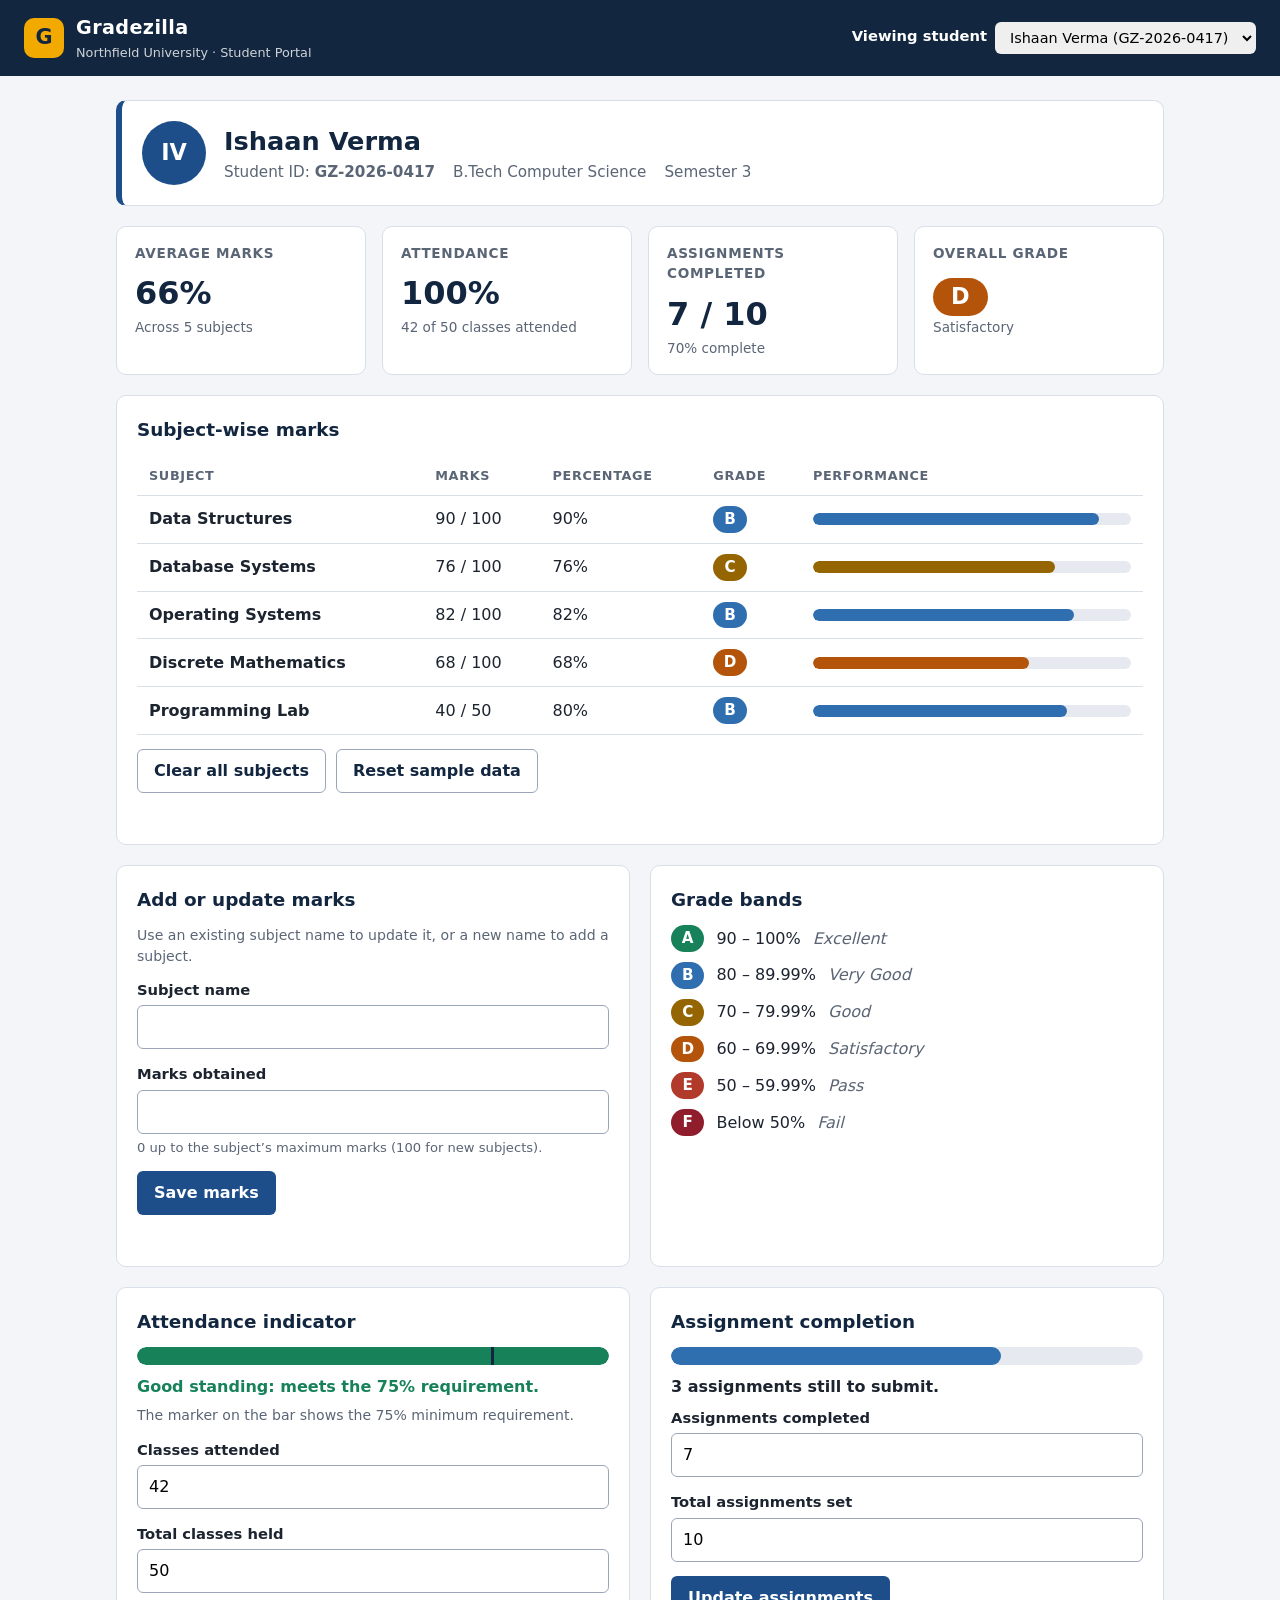
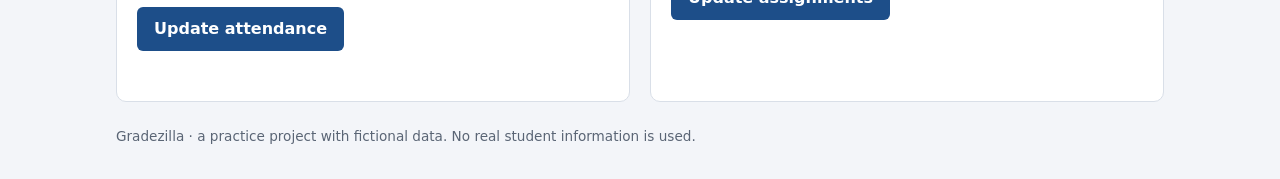
<file: Gradezilla/index.html>
<!DOCTYPE html>
<html lang="en">
<head>
  <meta charset="UTF-8">
  <meta name="viewport" content="width=device-width, initial-scale=1">
  <title>Gradezilla – Student Portal</title>
  <link rel="stylesheet" href="style.css">
</head>
<body>
  <a class="skip-link" href="#main">Skip to dashboard</a>

  <header class="site-header">
    <div class="brand">
      <span class="brand-mark" aria-hidden="true">G</span>
      <div>
        <p class="brand-name">Gradezilla</p>
        <p class="brand-sub">Northfield University · Student Portal</p>
      </div>
    </div>
    <div class="student-switcher">
      <label for="student-select">Viewing student</label>
      <select id="student-select"></select>
    </div>
  </header>

  <main id="main">
    <!-- Student profile -->
    <section class="profile" aria-labelledby="student-name">
      <div class="avatar" id="student-avatar" aria-hidden="true"></div>
      <div class="profile-text">
        <h1 id="student-name"></h1>
        <p class="profile-meta">
          <span>Student ID: <strong id="student-id"></strong></span>
          <span id="student-programme"></span>
          <span id="student-semester"></span>
        </p>
      </div>
    </section>

    <!-- Summary cards -->
    <section class="summary" aria-label="Summary">
      <article class="card">
        <h2 class="card-title">Average marks</h2>
        <p class="card-value" id="average-value">–</p>
        <p class="card-note" id="average-note"></p>
      </article>
      <article class="card">
        <h2 class="card-title">Attendance</h2>
        <p class="card-value" id="attendance-value">–</p>
        <p class="card-note" id="attendance-note"></p>
      </article>
      <article class="card">
        <h2 class="card-title">Assignments completed</h2>
        <p class="card-value" id="assignments-value">–</p>
        <p class="card-note" id="assignments-note"></p>
      </article>
      <article class="card">
        <h2 class="card-title">Overall grade</h2>
        <p class="card-value"><span class="grade-badge grade-none" id="overall-grade-badge">N/A</span></p>
        <p class="card-note" id="overall-grade-note"></p>
      </article>
    </section>

    <!-- Subject table -->
    <section class="panel" aria-labelledby="subjects-heading">
      <h2 id="subjects-heading">Subject-wise marks</h2>

      <p class="empty-message" id="empty-message" hidden>
        No subject marks have been recorded yet. Use the “Add or update marks” form below to add the first subject.
      </p>

      <div class="table-wrap" id="table-wrap">
        <table>
          <caption class="visually-hidden">Marks, percentage, grade and performance for each subject</caption>
          <thead>
            <tr>
              <th scope="col">Subject</th>
              <th scope="col">Marks</th>
              <th scope="col">Percentage</th>
              <th scope="col">Grade</th>
              <th scope="col">Performance</th>
            </tr>
          </thead>
          <tbody id="subject-rows"></tbody>
        </table>
      </div>

      <div class="panel-actions">
        <button type="button" class="btn btn-secondary" id="clear-subjects">Clear all subjects</button>
        <button type="button" class="btn btn-secondary" id="reset-data">Reset sample data</button>
      </div>
      <p class="form-message" id="table-message" role="status" aria-live="polite"></p>
    </section>

    <div class="two-column">
      <!-- Marks form -->
      <section class="panel" aria-labelledby="marks-heading">
        <h2 id="marks-heading">Add or update marks</h2>
        <p class="panel-hint">Use an existing subject name to update it, or a new name to add a subject.</p>
        <form id="marks-form" novalidate>
          <div class="field">
            <label for="subject-name">Subject name</label>
            <input type="text" id="subject-name" name="subject-name" list="subject-name-list" autocomplete="off" aria-describedby="marks-message">
            <datalist id="subject-name-list"></datalist>
          </div>
          <div class="field">
            <label for="subject-marks">Marks obtained</label>
            <input type="number" id="subject-marks" name="subject-marks" step="0.1" inputmode="decimal" aria-describedby="marks-help marks-message">
            <p class="field-help" id="marks-help">0 up to the subject’s maximum marks (100 for new subjects).</p>
          </div>
          <button type="submit" class="btn btn-primary">Save marks</button>
          <p class="form-message" id="marks-message" role="status" aria-live="polite"></p>
        </form>
      </section>

      <!-- Grade key -->
      <section class="panel" aria-labelledby="key-heading">
        <h2 id="key-heading">Grade bands</h2>
        <ul class="grade-key">
          <li><span class="grade-badge grade-a">A</span> 90 – 100% <em>Excellent</em></li>
          <li><span class="grade-badge grade-b">B</span> 80 – 89.99% <em>Very Good</em></li>
          <li><span class="grade-badge grade-c">C</span> 70 – 79.99% <em>Good</em></li>
          <li><span class="grade-badge grade-d">D</span> 60 – 69.99% <em>Satisfactory</em></li>
          <li><span class="grade-badge grade-e">E</span> 50 – 59.99% <em>Pass</em></li>
          <li><span class="grade-badge grade-f">F</span> Below 50% <em>Fail</em></li>
        </ul>
      </section>
    </div>

    <div class="two-column">
      <!-- Attendance -->
      <section class="panel" aria-labelledby="attendance-heading">
        <h2 id="attendance-heading">Attendance indicator</h2>
        <div class="bar bar-large" id="attendance-bar" role="progressbar" aria-label="Attendance percentage" aria-valuemin="0" aria-valuemax="100" aria-valuenow="0">
          <div class="bar-fill" id="attendance-fill"></div>
          <span class="bar-marker" style="left: 75%;" title="75% minimum"></span>
        </div>
        <p class="indicator-status" id="attendance-status"></p>
        <p class="panel-hint">The marker on the bar shows the 75% minimum requirement.</p>

        <form id="attendance-form" novalidate>
          <div class="field">
            <label for="classes-attended">Classes attended</label>
            <input type="number" id="classes-attended" step="1" inputmode="numeric" aria-describedby="attendance-message">
          </div>
          <div class="field">
            <label for="total-classes">Total classes held</label>
            <input type="number" id="total-classes" step="1" inputmode="numeric" aria-describedby="attendance-message">
          </div>
          <button type="submit" class="btn btn-primary">Update attendance</button>
          <p class="form-message" id="attendance-message" role="status" aria-live="polite"></p>
        </form>
      </section>

      <!-- Assignments -->
      <section class="panel" aria-labelledby="assignments-heading">
        <h2 id="assignments-heading">Assignment completion</h2>
        <div class="bar bar-large" id="assignments-bar" role="progressbar" aria-label="Assignment completion percentage" aria-valuemin="0" aria-valuemax="100" aria-valuenow="0">
          <div class="bar-fill fill-info" id="assignments-fill"></div>
        </div>
        <p class="indicator-status" id="assignments-status"></p>

        <form id="assignments-form" novalidate>
          <div class="field">
            <label for="assignments-completed">Assignments completed</label>
            <input type="number" id="assignments-completed" step="1" inputmode="numeric" aria-describedby="assignments-message">
          </div>
          <div class="field">
            <label for="assignments-total">Total assignments set</label>
            <input type="number" id="assignments-total" step="1" inputmode="numeric" aria-describedby="assignments-message">
          </div>
          <button type="submit" class="btn btn-primary">Update assignments</button>
          <p class="form-message" id="assignments-message" role="status" aria-live="polite"></p>
        </form>
      </section>
    </div>
  </main>

  <footer class="site-footer">
    <p>Gradezilla · a practice project with fictional data. No real student information is used.</p>
  </footer>

  <script src="script.js"></script>
</body>
</html>
</file>
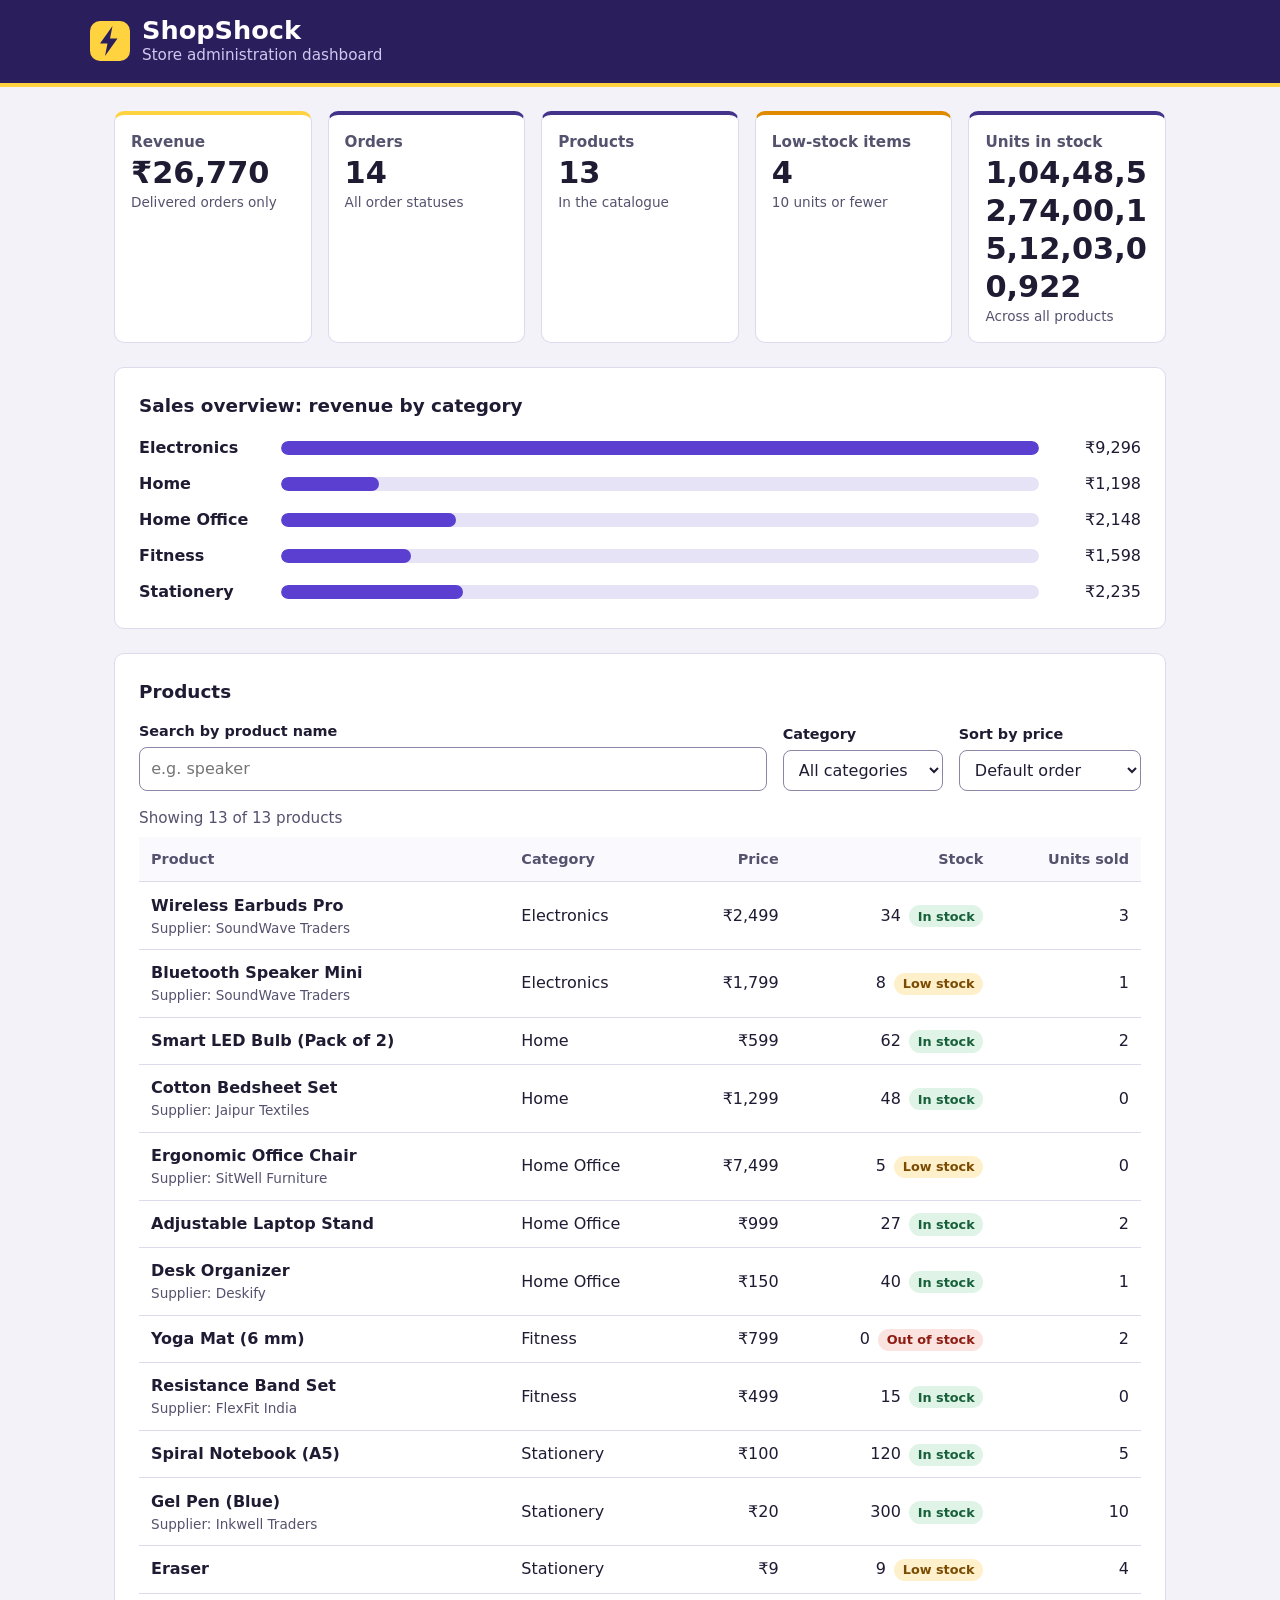
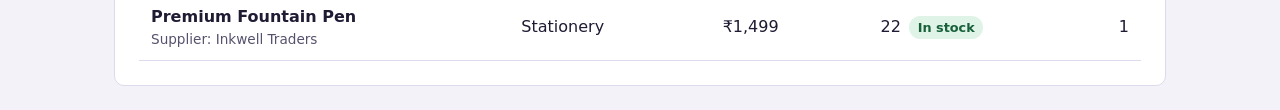
<file: ShopShock/index.html>
<!DOCTYPE html>
<html lang="en">
<head>
  <meta charset="UTF-8">
  <meta name="viewport" content="width=device-width, initial-scale=1">
  <title>ShopShock – Store Administration Dashboard</title>
  <link rel="stylesheet" href="style.css">
</head>
<body>
  <header class="site-header">
    <div class="brand">
      <svg class="brand-mark" viewBox="0 0 32 32" aria-hidden="true" focusable="false">
        <rect width="32" height="32" rx="8" fill="#FFD23F"></rect>
        <path d="M18 4 8 18h6l-2 10 10-14h-6z" fill="#2B1E5C"></path>
      </svg>
      <div>
        <h1 class="brand-name">ShopShock</h1>
        <p class="brand-sub">Store administration dashboard</p>
      </div>
    </div>
  </header>

  <main class="container">
    <section class="metrics" aria-label="Store summary">
      <article class="metric metric-revenue">
        <h2 class="metric-label">Revenue</h2>
        <p class="metric-value" id="revenue-value">–</p>
        <p class="metric-note">Delivered orders only</p>
      </article>
      <article class="metric">
        <h2 class="metric-label">Orders</h2>
        <p class="metric-value" id="orders-value">–</p>
        <p class="metric-note">All order statuses</p>
      </article>
      <article class="metric">
        <h2 class="metric-label">Products</h2>
        <p class="metric-value" id="products-value">–</p>
        <p class="metric-note">In the catalogue</p>
      </article>
      <article class="metric metric-warn">
        <h2 class="metric-label">Low-stock items</h2>
        <p class="metric-value" id="lowstock-value">–</p>
        <p class="metric-note">10 units or fewer</p>
      </article>
      <article class="metric">
        <h2 class="metric-label">Units in stock</h2>
        <p class="metric-value" id="units-value">–</p>
        <p class="metric-note">Across all products</p>
      </article>
    </section>

    <section class="panel" aria-labelledby="overview-heading">
      <h2 id="overview-heading">Sales overview: revenue by category</h2>
      <ul class="bars" id="category-bars"></ul>
    </section>

    <section class="panel" aria-labelledby="products-heading">
      <h2 id="products-heading">Products</h2>
      <div class="controls">
        <div class="field field-grow">
          <label for="search-input">Search by product name</label>
          <input type="search" id="search-input" placeholder="e.g. speaker" autocomplete="off">
        </div>
        <div class="field">
          <label for="category-select">Category</label>
          <select id="category-select">
            <option value="all">All categories</option>
          </select>
        </div>
        <div class="field">
          <label for="sort-select">Sort by price</label>
          <select id="sort-select">
            <option value="default">Default order</option>
            <option value="asc">Price: low to high</option>
            <option value="desc">Price: high to low</option>
          </select>
        </div>
      </div>
      <p class="result-count" id="result-count" aria-live="polite"></p>
      <div class="table-wrap">
        <table class="product-table">
          <thead>
            <tr>
              <th scope="col">Product</th>
              <th scope="col">Category</th>
              <th scope="col" class="num">Price</th>
              <th scope="col" class="num">Stock</th>
              <th scope="col" class="num">Units sold</th>
            </tr>
          </thead>
          <tbody id="product-table-body"></tbody>
        </table>
      </div>
      <p class="empty-state" id="empty-state" hidden>No products match your search and filters. Clear the search box or choose another category.</p>
    </section>
  </main>
  <script src="script.js"></script>
</body>
</html>
</file>
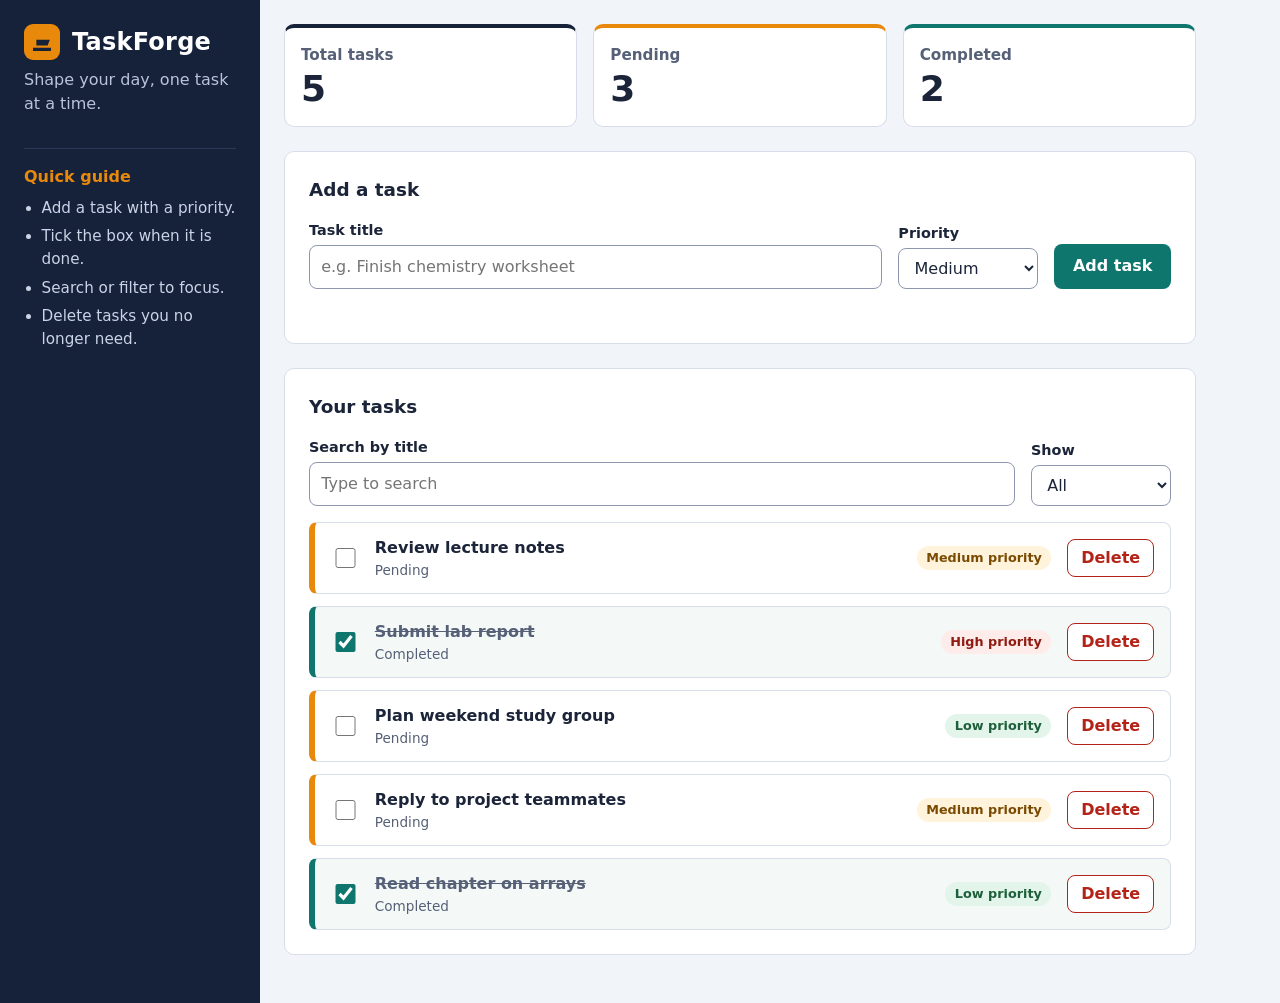
<file: TaskForge/index.html>
<!DOCTYPE html>
<html lang="en">
<head>
  <meta charset="UTF-8">
  <meta name="viewport" content="width=device-width, initial-scale=1">
  <title>TaskForge – Personal Task Dashboard</title>
  <link rel="stylesheet" href="style.css">
</head>
<body>
  <div class="layout">
    <aside class="sidebar">
      <div class="brand">
        <svg class="brand-mark" viewBox="0 0 32 32" aria-hidden="true" focusable="false">
          <rect width="32" height="32" rx="8" fill="#E8890C"></rect>
          <path d="M8 21h16v3H8zM11 14h12l-2 5H11z" fill="#16213A"></path>
        </svg>
        <h1 class="brand-name">TaskForge</h1>
      </div>
      <p class="tagline">Shape your day, one task at a time.</p>
      <nav class="sidebar-help" aria-label="Quick guide">
        <h2>Quick guide</h2>
        <ul>
          <li>Add a task with a priority.</li>
          <li>Tick the box when it is done.</li>
          <li>Search or filter to focus.</li>
          <li>Delete tasks you no longer need.</li>
        </ul>
      </nav>
    </aside>

    <main class="content">
      <section class="summary" aria-label="Task summary">
        <article class="card">
          <h2 class="card-label">Total tasks</h2>
          <p class="card-value" id="total-count">0</p>
        </article>
        <article class="card card-pending">
          <h2 class="card-label">Pending</h2>
          <p class="card-value" id="pending-count">0</p>
        </article>
        <article class="card card-done">
          <h2 class="card-label">Completed</h2>
          <p class="card-value" id="completed-count">0</p>
        </article>
      </section>

      <section class="panel" aria-labelledby="add-heading">
        <h2 id="add-heading">Add a task</h2>
        <form id="task-form" class="task-form" novalidate>
          <div class="field field-grow">
            <label for="task-title">Task title</label>
            <input type="text" id="task-title" name="title" maxlength="80" placeholder="e.g. Finish chemistry worksheet" autocomplete="off">
          </div>
          <div class="field">
            <label for="task-priority">Priority</label>
            <select id="task-priority" name="priority">
              <option value="Low">Low</option>
              <option value="Medium" selected>Medium</option>
              <option value="High">High</option>
            </select>
          </div>
          <button type="submit" class="btn btn-primary">Add task</button>
        </form>
        <p id="form-message" class="form-message" role="status" aria-live="polite"></p>
      </section>

      <section class="panel" aria-labelledby="list-heading">
        <h2 id="list-heading">Your tasks</h2>
        <div class="toolbar">
          <div class="field field-grow">
            <label for="search-input">Search by title</label>
            <input type="search" id="search-input" placeholder="Type to search" autocomplete="off">
          </div>
          <div class="field">
            <label for="status-filter">Show</label>
            <select id="status-filter">
              <option value="all">All</option>
              <option value="pending">Pending</option>
              <option value="completed">Completed</option>
            </select>
          </div>
        </div>
        <ul id="task-list" class="task-list"></ul>
        <p id="empty-state" class="empty-state" hidden></p>
      </section>
    </main>
  </div>
  <script src="script.js"></script>
</body>
</html>
</file>
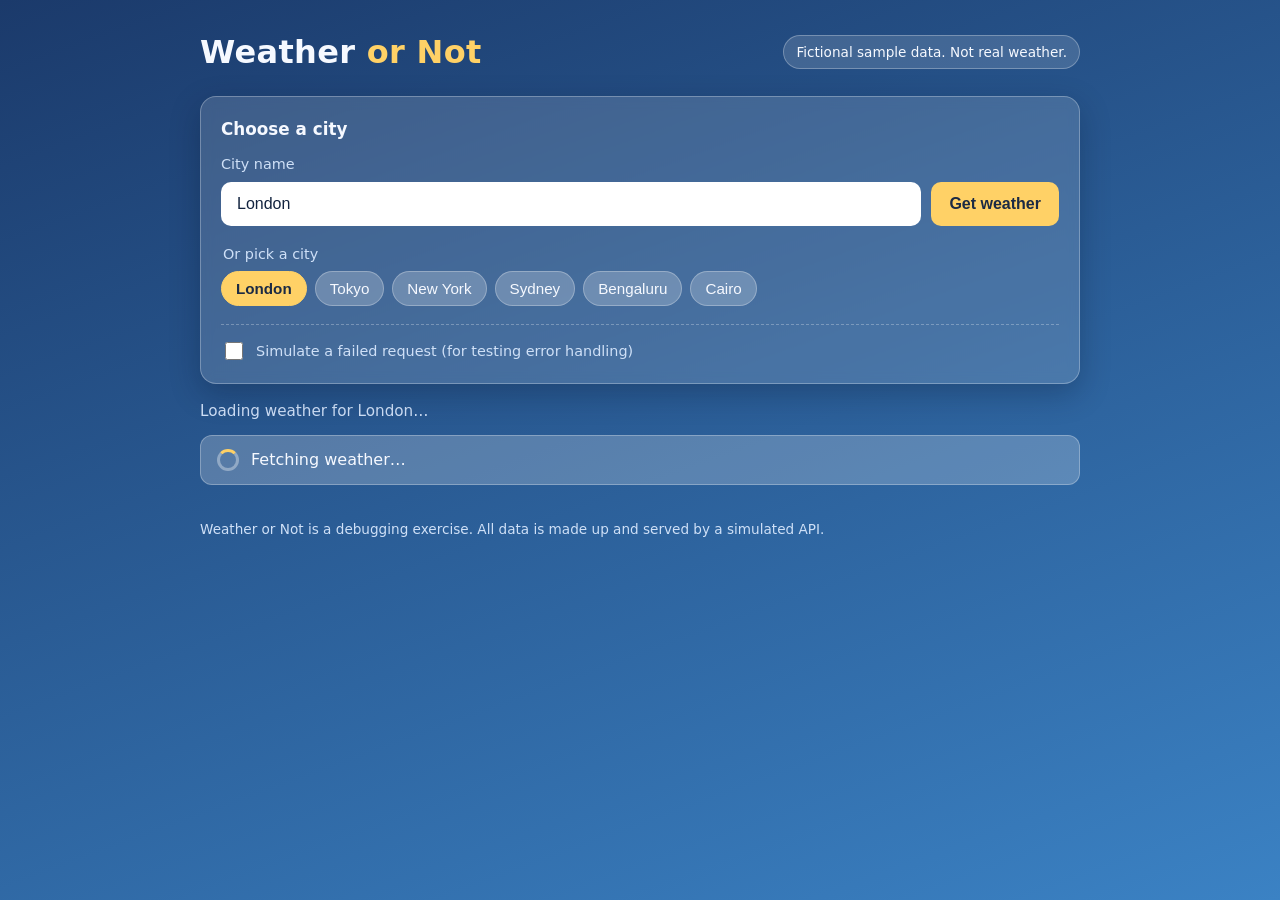
<file: WeatherOrNot/index.html>
<!DOCTYPE html>
<html lang="en">
<head>
  <meta charset="UTF-8">
  <meta name="viewport" content="width=device-width, initial-scale=1">
  <title>Weather or Not</title>
  <link rel="stylesheet" href="style.css">
</head>
<body aria-busy="false">
  <a class="skip-link" href="#weather-panel">Skip to weather</a>

  <header class="site-header">
    <h1>Weather <span class="or-not">or Not</span></h1>
    <p class="badge">Fictional sample data. Not real weather.</p>
  </header>

  <main class="layout">

    <!-- City search and selection -->
    <section class="card search-card" aria-labelledby="search-title">
      <h2 id="search-title" class="section-title">Choose a city</h2>

      <form id="search-form" class="search-form" autocomplete="off">
        <label for="city-input" class="field-label">City name</label>
        <div class="search-row">
          <input id="city-input" name="city" type="text" list="city-options"
                 placeholder="Type a city, e.g. Tokyo">
          <datalist id="city-options"></datalist>
          <button type="submit" class="btn btn-primary">Get weather</button>
        </div>
      </form>

      <fieldset class="chip-group">
        <legend class="field-label">Or pick a city</legend>
        <div id="city-chips" class="chips"></div>
      </fieldset>

      <div class="test-control">
        <input id="failure-toggle" type="checkbox">
        <label for="failure-toggle">Simulate a failed request (for testing error handling)</label>
      </div>
    </section>

    <!-- Status, loading and messages -->
    <section class="messages" aria-label="Request status">
      <p id="status-message" class="status" role="status" aria-live="polite"></p>

      <div id="loading-indicator" class="loading" hidden>
        <span class="spinner" aria-hidden="true"></span>
        <span>Fetching weather&hellip;</span>
      </div>

      <div id="error-banner" class="message message-error" role="alert" hidden>
        <p id="error-text"></p>
        <button id="retry-button" type="button" class="btn btn-secondary">Retry</button>
      </div>

      <div id="unsupported-message" class="message message-info" hidden>
        <p id="unsupported-text"></p>
      </div>
    </section>

    <!-- Weather display -->
    <section id="weather-panel" class="card weather-card" aria-labelledby="city-heading" hidden>
      <div class="current">
        <div class="current-main">
          <h2 id="city-heading" class="city-heading"></h2>
          <p class="condition-row">
            <span id="condition-icon" class="condition-icon" aria-hidden="true"></span>
            <span id="condition-label" class="condition-label"></span>
          </p>
        </div>
        <p class="temperature" aria-label="Current temperature in degrees Celsius">
          <span id="temperature-value">--</span><span class="temp-unit">C</span>
        </p>
      </div>

      <dl class="metrics">
        <div class="metric">
          <dt>Feels like</dt>
          <dd id="feels-like-value">--</dd>
        </div>
        <div class="metric">
          <dt>Humidity</dt>
          <dd id="humidity-value">--</dd>
        </div>
        <div class="metric">
          <dt>Wind speed</dt>
          <dd id="wind-value">--</dd>
        </div>
      </dl>

      <h3 class="section-title">5-day forecast</h3>
      <ul id="forecast-list" class="forecast" aria-label="Five day forecast"></ul>
    </section>

  </main>

  <footer class="site-footer">
    <p>Weather or Not is a debugging exercise. All data is made up and served by a simulated API.</p>
  </footer>

  <script src="script.js"></script>
</body>
</html>
</file>
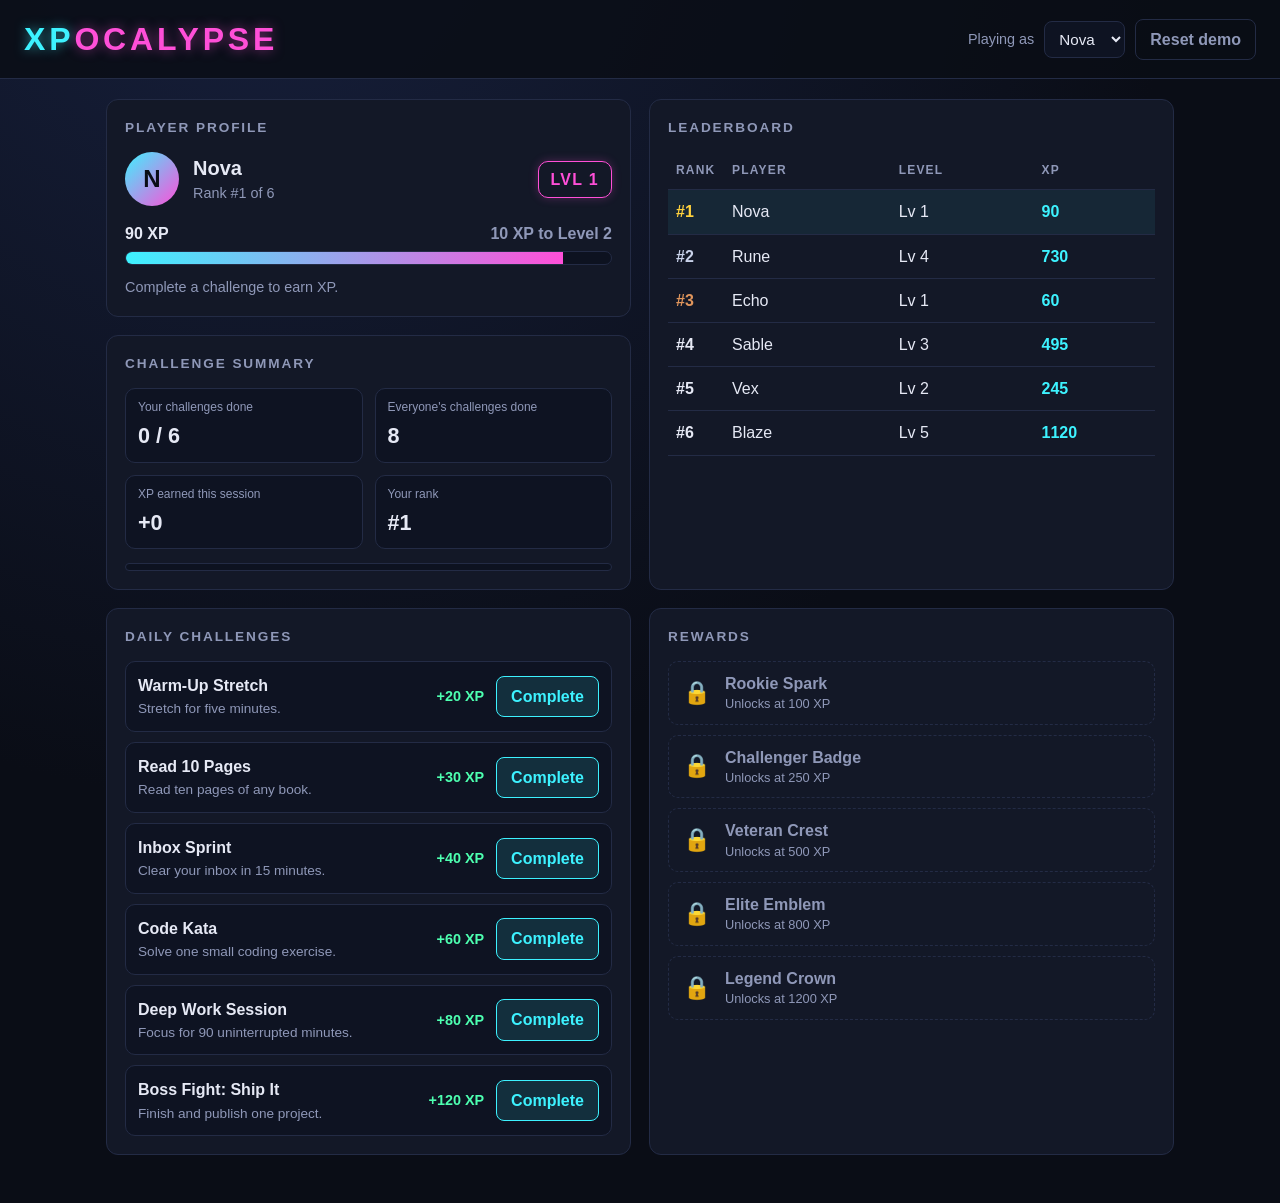
<file: XPocalypse/index.html>
<!DOCTYPE html>
<html lang="en">
<head>
  <meta charset="UTF-8">
  <meta name="viewport" content="width=device-width, initial-scale=1.0">
  <title>XPocalypse - Level Up Dashboard</title>
  <link rel="stylesheet" href="style.css">
</head>
<body>

  <!-- ===== Top bar: logo + player picker ===== -->
  <header class="top-bar">
    <h1 class="logo">XP<span>OCALYPSE</span></h1>
    <div class="top-controls">
      <label for="player-select">Playing as</label>
      <select id="player-select"></select>
      <button id="reset-button" type="button" class="btn btn-secondary">Reset demo</button>
    </div>
  </header>

  <main class="layout">

    <!-- ===== Player profile ===== -->
    <section class="panel area-profile" aria-labelledby="profile-heading">
      <h2 id="profile-heading" class="panel-title">Player Profile</h2>
      <div class="profile-header">
        <div class="avatar" id="profile-avatar"></div>
        <div class="profile-names">
          <p class="profile-name" id="profile-name"></p>
          <p class="profile-rank" id="profile-rank"></p>
        </div>
        <div class="level-badge">LVL <span id="profile-level"></span></div>
      </div>

      <div class="xp-row">
        <span id="profile-xp"></span>
        <span id="profile-xp-next" class="muted"></span>
      </div>
      <div class="progress" id="xp-progress" role="progressbar"
           aria-label="XP progress to next level"
           aria-valuemin="0" aria-valuemax="100" aria-valuenow="0">
        <div class="progress-fill" id="xp-progress-fill"></div>
      </div>

      <p id="level-up-banner" class="level-up-banner hidden"></p>
      <p id="last-action" class="last-action muted"></p>
    </section>

    <!-- ===== Leaderboard ===== -->
    <section class="panel area-leaderboard" aria-labelledby="leaderboard-heading">
      <h2 id="leaderboard-heading" class="panel-title">Leaderboard</h2>
      <div class="table-wrap">
        <table class="leaderboard-table">
          <thead>
            <tr>
              <th scope="col">Rank</th>
              <th scope="col">Player</th>
              <th scope="col">Level</th>
              <th scope="col">XP</th>
            </tr>
          </thead>
          <tbody id="leaderboard-body"></tbody>
        </table>
      </div>
    </section>

    <!-- ===== Summary statistics ===== -->
    <section class="panel area-summary" aria-labelledby="summary-heading">
      <h2 id="summary-heading" class="panel-title">Challenge Summary</h2>
      <dl class="stats">
        <div class="stat">
          <dt>Your challenges done</dt>
          <dd id="summary-completed"></dd>
        </div>
        <div class="stat">
          <dt>Everyone's challenges done</dt>
          <dd id="summary-all-completed"></dd>
        </div>
        <div class="stat">
          <dt>XP earned this session</dt>
          <dd id="summary-session-xp"></dd>
        </div>
        <div class="stat">
          <dt>Your rank</dt>
          <dd id="summary-rank"></dd>
        </div>
      </dl>
      <div class="progress progress-thin" aria-hidden="true">
        <div class="progress-fill progress-fill-green" id="summary-fill"></div>
      </div>
    </section>

    <!-- ===== Daily challenges ===== -->
    <section class="panel area-challenges" aria-labelledby="challenges-heading">
      <h2 id="challenges-heading" class="panel-title">Daily Challenges</h2>
      <ul class="challenge-list" id="challenge-list"></ul>
    </section>

    <!-- ===== Rewards ===== -->
    <section class="panel area-rewards" aria-labelledby="rewards-heading">
      <h2 id="rewards-heading" class="panel-title">Rewards</h2>
      <ul class="reward-list" id="reward-list"></ul>
    </section>

  </main>

  <!-- Pop-up messages (level ups, rewards, XP gained) appear here -->
  <div id="toast-area" class="toast-area" aria-live="polite"></div>

  <script src="script.js"></script>
</body>
</html>
</file>
<file: Gradezilla/style.css>
/* Gradezilla – student portal styles */

:root {
  --navy: #12263f;
  --blue: #1d4e89;
  --bg: #f3f5f9;
  --surface: #ffffff;
  --text: #1c2430;
  --muted: #5a6575;
  --border: #d9dfe8;
  --focus: #f2a900;

  --grade-a: #17825a;
  --grade-b: #2f6fb0;
  --grade-c: #946500;
  --grade-d: #b4540b;
  --grade-e: #b23a2a;
  --grade-f: #8f1d2c;
  --grade-none: #5a6575;

  --good: #17825a;
  --warn: #b23a2a;
  --info: #2f6fb0;
  --radius: 10px;
}

* {
  box-sizing: border-box;
}

[hidden] {
  display: none !important;
}

body {
  margin: 0;
  background: var(--bg);
  color: var(--text);
  font-family: "Segoe UI", system-ui, -apple-system, Roboto, Arial, sans-serif;
  line-height: 1.5;
}

h1, h2, p {
  margin: 0;
}

.visually-hidden {
  position: absolute;
  width: 1px;
  height: 1px;
  overflow: hidden;
  clip: rect(0 0 0 0);
  white-space: nowrap;
}

.skip-link {
  position: absolute;
  left: 8px;
  top: -48px;
  padding: 8px 12px;
  background: var(--surface);
  color: var(--navy);
  border-radius: 6px;
  z-index: 10;
}

.skip-link:focus {
  top: 8px;
}

/* Header */
.site-header {
  display: flex;
  flex-wrap: wrap;
  align-items: center;
  justify-content: space-between;
  gap: 12px 24px;
  padding: 14px 24px;
  background: var(--navy);
  color: #fff;
}

.brand {
  display: flex;
  align-items: center;
  gap: 12px;
}

.brand-mark {
  display: grid;
  place-items: center;
  width: 40px;
  height: 40px;
  border-radius: 10px;
  background: var(--focus);
  color: var(--navy);
  font-weight: 800;
  font-size: 1.3rem;
}

.brand-name {
  font-size: 1.2rem;
  font-weight: 700;
  letter-spacing: 0.02em;
}

.brand-sub {
  font-size: 0.8rem;
  opacity: 0.8;
}

.student-switcher {
  display: flex;
  align-items: center;
  gap: 8px;
  font-size: 0.9rem;
}

.student-switcher select {
  padding: 6px 10px;
  border-radius: 6px;
  border: 1px solid transparent;
  font: inherit;
}

/* Layout */
main {
  max-width: 1080px;
  margin: 0 auto;
  padding: 24px 16px 8px;
  display: grid;
  gap: 20px;
}

.two-column {
  display: grid;
  grid-template-columns: repeat(2, minmax(0, 1fr));
  gap: 20px;
}

/* Profile */
.profile {
  display: flex;
  align-items: center;
  gap: 18px;
  padding: 20px;
  background: var(--surface);
  border: 1px solid var(--border);
  border-radius: var(--radius);
  border-left: 6px solid var(--blue);
}

.avatar {
  flex: 0 0 auto;
  display: grid;
  place-items: center;
  width: 64px;
  height: 64px;
  border-radius: 50%;
  background: var(--blue);
  color: #fff;
  font-size: 1.4rem;
  font-weight: 700;
}

.profile h1 {
  font-size: 1.6rem;
  color: var(--navy);
}

.profile-meta {
  display: flex;
  flex-wrap: wrap;
  gap: 4px 18px;
  color: var(--muted);
  font-size: 0.95rem;
}

/* Summary cards */
.summary {
  display: grid;
  grid-template-columns: repeat(4, minmax(0, 1fr));
  gap: 16px;
}

.card {
  padding: 16px 18px;
  background: var(--surface);
  border: 1px solid var(--border);
  border-radius: var(--radius);
}

.card-title {
  font-size: 0.85rem;
  font-weight: 600;
  color: var(--muted);
  text-transform: uppercase;
  letter-spacing: 0.05em;
}

.card-value {
  margin-top: 6px;
  font-size: 2rem;
  font-weight: 700;
  color: var(--navy);
}

.card-note {
  min-height: 1.4em;
  font-size: 0.85rem;
  color: var(--muted);
}

/* Panels */
.panel {
  padding: 20px;
  background: var(--surface);
  border: 1px solid var(--border);
  border-radius: var(--radius);
}

.panel h2 {
  font-size: 1.15rem;
  color: var(--navy);
  margin-bottom: 12px;
}

.panel-hint {
  font-size: 0.88rem;
  color: var(--muted);
  margin-bottom: 12px;
}

.panel-actions {
  display: flex;
  flex-wrap: wrap;
  gap: 10px;
  margin-top: 14px;
}

.empty-message {
  padding: 16px;
  border: 1px dashed var(--border);
  border-radius: 8px;
  background: #f8fafc;
  color: var(--muted);
}

/* Table */
.table-wrap {
  overflow-x: auto;
}

table {
  width: 100%;
  border-collapse: collapse;
  min-width: 560px;
}

th, td {
  padding: 10px 12px;
  text-align: left;
  border-bottom: 1px solid var(--border);
  vertical-align: middle;
}

thead th {
  font-size: 0.8rem;
  text-transform: uppercase;
  letter-spacing: 0.05em;
  color: var(--muted);
}

tbody th {
  font-weight: 600;
}

td:last-child {
  width: 34%;
}

/* Grade badges */
.grade-badge {
  display: inline-block;
  min-width: 2.2em;
  padding: 2px 10px;
  border-radius: 999px;
  color: #fff;
  font-weight: 700;
  font-size: 0.95em;
  text-align: center;
}

.grade-a { background: var(--grade-a); }
.grade-b { background: var(--grade-b); }
.grade-c { background: var(--grade-c); }
.grade-d { background: var(--grade-d); }
.grade-e { background: var(--grade-e); }
.grade-f { background: var(--grade-f); }
.grade-none { background: var(--grade-none); }

.card-value .grade-badge {
  font-size: 1.4rem;
  padding: 2px 18px;
}

.grade-key {
  list-style: none;
  margin: 0;
  padding: 0;
  display: grid;
  gap: 10px;
}

.grade-key li {
  display: flex;
  align-items: center;
  gap: 12px;
}

.grade-key em {
  color: var(--muted);
}

/* Progress bars */
.bar {
  position: relative;
  height: 12px;
  background: #e6eaf0;
  border-radius: 999px;
  overflow: hidden;
}

.bar-large {
  height: 18px;
  margin-bottom: 10px;
}

.bar-fill {
  height: 100%;
  width: 0;
  border-radius: 999px;
  background: var(--info);
  transition: width 0.3s ease;
}

.bar-fill.grade-a { background: var(--grade-a); }
.bar-fill.grade-b { background: var(--grade-b); }
.bar-fill.grade-c { background: var(--grade-c); }
.bar-fill.grade-d { background: var(--grade-d); }
.bar-fill.grade-e { background: var(--grade-e); }
.bar-fill.grade-f { background: var(--grade-f); }
.bar-fill.fill-good { background: var(--good); }
.bar-fill.fill-warn { background: var(--warn); }
.bar-fill.fill-info { background: var(--info); }

.bar-marker {
  position: absolute;
  top: 0;
  bottom: 0;
  width: 3px;
  background: var(--navy);
}

.indicator-status {
  font-weight: 600;
  margin-bottom: 6px;
}

.indicator-status.is-good { color: var(--good); }
.indicator-status.is-warn { color: var(--warn); }

/* Forms */
form {
  margin-top: 8px;
}

.field {
  margin-bottom: 14px;
}

label {
  display: block;
  margin-bottom: 4px;
  font-weight: 600;
  font-size: 0.92rem;
}

input[type="text"],
input[type="number"] {
  width: 100%;
  padding: 9px 11px;
  border: 1px solid #9aa6b8;
  border-radius: 6px;
  font: inherit;
  background: #fff;
}

.field-help {
  margin-top: 4px;
  font-size: 0.82rem;
  color: var(--muted);
}

:focus-visible {
  outline: 3px solid var(--focus);
  outline-offset: 2px;
}

.btn {
  padding: 9px 16px;
  border-radius: 6px;
  border: 1px solid transparent;
  font: inherit;
  font-weight: 600;
  cursor: pointer;
}

.btn-primary {
  background: var(--blue);
  color: #fff;
}

.btn-primary:hover {
  background: var(--navy);
}

.btn-secondary {
  background: #fff;
  color: var(--navy);
  border-color: #9aa6b8;
}

.btn-secondary:hover:not(:disabled) {
  background: #eef2f8;
}

.btn:disabled {
  opacity: 0.5;
  cursor: not-allowed;
}

.form-message {
  margin-top: 10px;
  min-height: 1.4em;
  font-size: 0.92rem;
}

.form-message.is-error {
  color: #a3281a;
  font-weight: 600;
}

.form-message.is-success {
  color: var(--good);
  font-weight: 600;
}

.site-footer {
  max-width: 1080px;
  margin: 0 auto;
  padding: 16px 16px 32px;
  font-size: 0.85rem;
  color: var(--muted);
}

/* Tablet and mobile */
@media (max-width: 900px) {
  .summary {
    grid-template-columns: repeat(2, minmax(0, 1fr));
  }
}

@media (max-width: 720px) {
  .two-column {
    grid-template-columns: minmax(0, 1fr);
  }

  .site-header {
    padding: 12px 16px;
  }

  .profile {
    flex-direction: column;
    align-items: flex-start;
  }
}

@media (max-width: 480px) {
  .summary {
    grid-template-columns: minmax(0, 1fr);
  }

  .card-value {
    font-size: 1.7rem;
  }
}
</file>
<file: ShopShock/style.css>
/* ShopShock styles */
:root {
  --indigo: #2B1E5C;
  --indigo-soft: #43338A;
  --shock: #FFD23F;
  --bg: #F3F2F8;
  --surface: #FFFFFF;
  --line: #DDDAEC;
  --text: #1E1B33;
  --muted: #55526E;
  --bar: #5B3FD1;
  --track: #E7E3F7;
  --green-bg: #DFF3E7; --green-text: #17603A;
  --amber-bg: #FFF0CC; --amber-text: #7A4B00;
  --red-bg: #FBE3E0;   --red-text: #8E1D14;
  --radius: 10px;
}
* { box-sizing: border-box; }
body { margin: 0; font-family: "Segoe UI", system-ui, sans-serif; background: var(--bg); color: var(--text); line-height: 1.5; }
h1, h2, p, ul { margin: 0; }

.site-header { background: var(--indigo); color: #fff; padding: 1rem 1.5rem; border-bottom: 4px solid var(--shock); }
.brand { display: flex; align-items: center; gap: 0.75rem; max-width: 1100px; margin: 0 auto; }
.brand-mark { width: 40px; height: 40px; flex: none; }
.brand-name { font-size: 1.6rem; line-height: 1.1; }
.brand-sub { color: #CFC8EE; font-size: 0.95rem; }

.container { max-width: 1100px; margin: 0 auto; padding: 1.5rem; display: grid; gap: 1.5rem; }
.metrics { display: grid; grid-template-columns: repeat(auto-fit, minmax(180px, 1fr)); gap: 1rem; }
.metric { background: var(--surface); border: 1px solid var(--line); border-top: 4px solid var(--indigo-soft); border-radius: var(--radius); padding: 1rem; }
.metric-revenue { border-top-color: var(--shock); }
.metric-warn { border-top-color: #E08A00; }
.metric-label { font-size: 0.95rem; font-weight: 600; color: var(--muted); }
.metric-value { font-size: 1.9rem; font-weight: 700; line-height: 1.25; overflow-wrap: anywhere; }
.metric-note { font-size: 0.85rem; color: var(--muted); }

.panel { background: var(--surface); border: 1px solid var(--line); border-radius: var(--radius); padding: 1.5rem; }
.panel > h2 { font-size: 1.15rem; margin-bottom: 1rem; }

.bars { list-style: none; padding: 0; display: grid; gap: 0.75rem; }
.bar-row { display: grid; grid-template-columns: 130px 1fr 90px; gap: 0.75rem; align-items: center; }
.bar-label { font-weight: 600; }
.bar-track { background: var(--track); border-radius: 999px; height: 14px; overflow: hidden; }
.bar-fill { background: var(--bar); height: 100%; border-radius: 999px; }
.bar-value { text-align: right; font-variant-numeric: tabular-nums; }

.controls { display: flex; flex-wrap: wrap; gap: 1rem; align-items: flex-end; }
.field { display: flex; flex-direction: column; gap: 0.25rem; min-width: 160px; }
.field-grow { flex: 1 1 220px; }
label { font-size: 0.9rem; font-weight: 600; }
input, select { font: inherit; padding: 0.55rem 0.7rem; border: 1px solid #8A86A6; border-radius: 8px; background: #fff; color: var(--text); }
:focus-visible { outline: 3px solid #1D4ED8; outline-offset: 2px; }
.result-count { margin: 1rem 0 0.5rem; color: var(--muted); font-size: 0.95rem; }

.table-wrap { overflow-x: auto; }
.product-table { width: 100%; border-collapse: collapse; }
.product-table th, .product-table td { padding: 0.7rem 0.75rem; text-align: left; border-bottom: 1px solid var(--line); vertical-align: middle; }
.product-table th { font-size: 0.9rem; color: var(--muted); background: #FAF9FD; }
.product-table .num { text-align: right; font-variant-numeric: tabular-nums; }
.product-name { font-weight: 600; }
.product-supplier { font-size: 0.85rem; color: var(--muted); }
.badge { display: inline-block; margin-left: 0.5rem; padding: 0.1rem 0.55rem; border-radius: 999px; font-size: 0.8rem; font-weight: 700; }
.badge-in { background: var(--green-bg); color: var(--green-text); }
.badge-low { background: var(--amber-bg); color: var(--amber-text); }
.badge-out { background: var(--red-bg); color: var(--red-text); }
.empty-state { margin-top: 1rem; padding: 1.5rem; text-align: center; color: var(--muted); border: 2px dashed var(--line); border-radius: 8px; }

@media (max-width: 700px) {
  .container { padding: 1rem; }
  .panel { padding: 1rem; }
  .bar-row { grid-template-columns: 1fr 80px; }
  .bar-track { grid-column: 1 / -1; order: 3; }
  .product-table thead { position: absolute; left: -9999px; }
  .product-table, .product-table tbody, .product-table tr, .product-table td { display: block; width: 100%; }
  .product-table tr { border: 1px solid var(--line); border-radius: 8px; margin-bottom: 0.75rem; padding: 0.25rem 0; }
  .product-table td { display: flex; justify-content: space-between; gap: 1rem; border-bottom: none; padding: 0.4rem 0.75rem; text-align: right; }
  .product-table td::before { content: attr(data-label); font-weight: 600; color: var(--muted); text-align: left; }
}
</file>
<file: TaskForge/style.css>
/* TaskForge styles */
:root {
  --ink: #16213A;
  --ink-soft: #2A3858;
  --paper: #F1F4F9;
  --surface: #FFFFFF;
  --line: #D8DEE9;
  --text: #1B2438;
  --muted: #566077;
  --ember: #E8890C;
  --teal: #0F766E;
  --teal-dark: #0B5C56;
  --danger: #B42318;
  --radius: 10px;
  --space-1: 0.5rem;
  --space-2: 1rem;
  --space-3: 1.5rem;
  --space-4: 2rem;
}
* { box-sizing: border-box; }
body {
  margin: 0;
  font-family: "Segoe UI", "Trebuchet MS", system-ui, sans-serif;
  background: var(--paper);
  color: var(--text);
  line-height: 1.5;
}
h1, h2, p, ul { margin: 0; }
.layout { display: grid; grid-template-columns: 260px 1fr; min-height: 100vh; }

.sidebar { background: var(--ink); color: #E6EAF3; padding: var(--space-3); }
.brand { display: flex; align-items: center; gap: 0.75rem; }
.brand-mark { width: 36px; height: 36px; flex: none; }
.brand-name { font-size: 1.5rem; letter-spacing: 0.01em; color: #fff; }
.tagline { margin-top: var(--space-1); color: #B9C3D9; }
.sidebar-help { margin-top: var(--space-4); padding-top: var(--space-2); border-top: 1px solid var(--ink-soft); }
.sidebar-help h2 { font-size: 1rem; color: var(--ember); margin-bottom: var(--space-1); }
.sidebar-help ul { padding-left: 1.1rem; color: #CBD3E6; font-size: 0.95rem; }
.sidebar-help li + li { margin-top: 0.35rem; }

.content { padding: var(--space-3); max-width: 960px; width: 100%; }
.summary { display: grid; grid-template-columns: repeat(3, 1fr); gap: var(--space-2); margin-bottom: var(--space-3); }
.card { background: var(--surface); border: 1px solid var(--line); border-top: 4px solid var(--ink); border-radius: var(--radius); padding: var(--space-2); }
.card-pending { border-top-color: var(--ember); }
.card-done { border-top-color: var(--teal); }
.card-label { font-size: 0.95rem; font-weight: 600; color: var(--muted); }
.card-value { font-size: 2.25rem; font-weight: 700; line-height: 1.2; }

.panel { background: var(--surface); border: 1px solid var(--line); border-radius: var(--radius); padding: var(--space-3); margin-bottom: var(--space-3); }
.panel > h2 { font-size: 1.15rem; margin-bottom: var(--space-2); }

.task-form, .toolbar { display: flex; flex-wrap: wrap; gap: var(--space-2); align-items: flex-end; }
.field { display: flex; flex-direction: column; gap: 0.25rem; min-width: 140px; }
.field-grow { flex: 1 1 220px; }
label { font-size: 0.9rem; font-weight: 600; }
input, select { font: inherit; padding: 0.55rem 0.7rem; border: 1px solid #8D97AD; border-radius: 8px; background: #fff; color: var(--text); }
.form-message { min-height: 1.4rem; margin-top: var(--space-1); color: var(--danger); font-size: 0.95rem; }

.btn { font: inherit; font-weight: 600; padding: 0.6rem 1.1rem; border-radius: 8px; border: 1px solid transparent; cursor: pointer; }
.btn-primary { background: var(--teal); color: #fff; }
.btn-primary:hover { background: var(--teal-dark); }
.btn-delete { background: #fff; color: var(--danger); border-color: var(--danger); padding: 0.4rem 0.8rem; }
.btn-delete:hover { background: #FDECEA; }
:focus-visible { outline: 3px solid #1D4ED8; outline-offset: 2px; }

.task-list { list-style: none; padding: 0; margin-top: var(--space-2); display: grid; gap: 0.75rem; }
.task-item { display: flex; align-items: center; gap: var(--space-2); padding: 0.8rem 1rem; border: 1px solid var(--line); border-left: 6px solid var(--ember); border-radius: 8px; background: #fff; }
.task-item.is-completed { border-left-color: var(--teal); background: #F4F8F7; }
.task-item input[type="checkbox"] { width: 1.3rem; height: 1.3rem; flex: none; accent-color: var(--teal); }
.task-main { flex: 1; min-width: 0; }
.task-title { font-weight: 600; overflow-wrap: anywhere; }
.is-completed .task-title { text-decoration: line-through; color: var(--muted); }
.task-status { font-size: 0.85rem; color: var(--muted); }
.badge { font-size: 0.8rem; font-weight: 700; padding: 0.15rem 0.6rem; border-radius: 999px; flex: none; }
.badge-high { background: #FDECEA; color: #8F1B11; }
.badge-medium { background: #FFF3DC; color: #7A4A00; }
.badge-low { background: #E3F4EA; color: #1D5F3A; }
.empty-state { margin-top: var(--space-2); padding: var(--space-3); text-align: center; color: var(--muted); border: 2px dashed var(--line); border-radius: 8px; }

@media (max-width: 800px) {
  .layout { grid-template-columns: 1fr; }
  .sidebar { padding: var(--space-2); }
  .sidebar-help { display: none; }
  .content { padding: var(--space-2); }
  .panel { padding: var(--space-2); }
}
@media (max-width: 520px) {
  .summary { grid-template-columns: 1fr; }
  .task-item { flex-wrap: wrap; }
  .task-main { flex-basis: calc(100% - 3rem); }
}
</file>
<file: WeatherOrNot/style.css>
/* ==========================================================================
   Weather or Not - style.css
   ========================================================================== */

:root {
  --bg-from: #1b3a6b;
  --bg-to: #3b82c4;
  --surface: rgba(255, 255, 255, 0.14);
  --surface-strong: rgba(255, 255, 255, 0.22);
  --border: rgba(255, 255, 255, 0.28);
  --text: #f6f9ff;
  --text-muted: #cfe0f7;
  --accent: #ffd166;
  --accent-text: #1b2a44;
  --error-bg: #5c1f2b;
  --error-border: #ff8fa3;
  --info-bg: #1e4d5c;
  --info-border: #8fdcf0;
  --radius: 16px;
  --shadow: 0 10px 30px rgba(8, 20, 45, 0.28);
}

* {
  box-sizing: border-box;
}

body {
  margin: 0;
  min-height: 100vh;
  font-family: "Segoe UI", system-ui, -apple-system, Roboto, Arial, sans-serif;
  color: var(--text);
  background: linear-gradient(160deg, var(--bg-from), var(--bg-to)) fixed;
  line-height: 1.5;
}

[hidden] {
  display: none !important;
}

/* ---- Accessibility helpers ---- */
.skip-link {
  position: absolute;
  left: -999px;
  top: 8px;
  background: var(--accent);
  color: var(--accent-text);
  padding: 8px 12px;
  border-radius: 8px;
  z-index: 10;
}

.skip-link:focus {
  left: 8px;
}

:focus-visible {
  outline: 3px solid var(--accent);
  outline-offset: 2px;
}

/* ---- Header and footer ---- */
.site-header {
  max-width: 920px;
  margin: 0 auto;
  padding: 28px 20px 8px;
  display: flex;
  flex-wrap: wrap;
  align-items: center;
  justify-content: space-between;
  gap: 12px;
}

.site-header h1 {
  margin: 0;
  font-size: 2rem;
  letter-spacing: 0.01em;
}

.or-not {
  color: var(--accent);
}

.badge {
  margin: 0;
  padding: 6px 12px;
  font-size: 0.85rem;
  color: var(--text);
  background: var(--surface);
  border: 1px solid var(--border);
  border-radius: 999px;
}

.site-footer {
  max-width: 920px;
  margin: 0 auto;
  padding: 8px 20px 32px;
  font-size: 0.85rem;
  color: var(--text-muted);
}

/* ---- Layout ---- */
.layout {
  max-width: 920px;
  margin: 0 auto;
  padding: 12px 20px;
  display: grid;
  gap: 16px;
}

.card {
  background: var(--surface);
  border: 1px solid var(--border);
  border-radius: var(--radius);
  box-shadow: var(--shadow);
  padding: 20px;
  backdrop-filter: blur(6px);
}

.section-title {
  margin: 0 0 12px;
  font-size: 1.05rem;
  font-weight: 600;
}

/* ---- Search ---- */
.field-label {
  display: block;
  margin-bottom: 6px;
  font-size: 0.9rem;
  color: var(--text-muted);
}

.search-row {
  display: flex;
  gap: 10px;
}

input[type="text"] {
  flex: 1;
  min-width: 0;
  padding: 11px 14px;
  font-size: 1rem;
  color: #12233f;
  background: #ffffff;
  border: 2px solid transparent;
  border-radius: 10px;
}

.btn {
  padding: 11px 18px;
  font-size: 1rem;
  font-weight: 600;
  border: 0;
  border-radius: 10px;
  cursor: pointer;
}

.btn-primary {
  background: var(--accent);
  color: var(--accent-text);
}

.btn-secondary {
  background: #ffffff;
  color: #5c1f2b;
}

.btn:hover {
  filter: brightness(1.06);
}

.chip-group {
  margin: 18px 0 0;
  padding: 0;
  border: 0;
}

.chips {
  display: flex;
  flex-wrap: wrap;
  gap: 8px;
}

.chip {
  padding: 8px 14px;
  font-size: 0.95rem;
  color: var(--text);
  background: var(--surface-strong);
  border: 1px solid var(--border);
  border-radius: 999px;
  cursor: pointer;
}

.chip:hover {
  background: rgba(255, 255, 255, 0.32);
}

.chip[aria-pressed="true"] {
  background: var(--accent);
  color: var(--accent-text);
  border-color: var(--accent);
  font-weight: 600;
}

.test-control {
  margin-top: 18px;
  padding-top: 14px;
  border-top: 1px dashed var(--border);
  display: flex;
  align-items: center;
  gap: 10px;
  font-size: 0.9rem;
  color: var(--text-muted);
}

.test-control input {
  width: 18px;
  height: 18px;
  accent-color: var(--accent);
}

/* ---- Status and messages ---- */
.messages {
  display: grid;
  gap: 12px;
}

.status {
  margin: 0;
  min-height: 1.5em;
  font-size: 0.95rem;
  color: var(--text-muted);
}

.loading {
  display: flex;
  align-items: center;
  gap: 12px;
  padding: 12px 16px;
  background: var(--surface-strong);
  border: 1px solid var(--border);
  border-radius: 12px;
}

.spinner {
  width: 22px;
  height: 22px;
  border: 3px solid rgba(255, 255, 255, 0.35);
  border-top-color: var(--accent);
  border-radius: 50%;
  animation: spin 0.9s linear infinite;
}

@keyframes spin {
  to { transform: rotate(360deg); }
}

.message {
  display: flex;
  flex-wrap: wrap;
  align-items: center;
  justify-content: space-between;
  gap: 12px;
  padding: 14px 16px;
  border-radius: 12px;
  border: 1px solid;
}

.message p {
  margin: 0;
  flex: 1 1 240px;
}

.message-error {
  background: var(--error-bg);
  border-color: var(--error-border);
}

.message-info {
  background: var(--info-bg);
  border-color: var(--info-border);
}

/* ---- Weather card ---- */
.weather-card {
  transition: opacity 0.2s ease;
}

.weather-card.is-loading {
  opacity: 0.55;
}

.current {
  display: flex;
  flex-wrap: wrap;
  align-items: center;
  justify-content: space-between;
  gap: 16px;
}

.city-heading {
  margin: 0;
  font-size: 1.6rem;
}

.condition-row {
  margin: 6px 0 0;
  display: flex;
  align-items: center;
  gap: 10px;
}

.condition-icon {
  font-size: 2.2rem;
  line-height: 1;
}

.condition-label {
  font-size: 1.15rem;
  color: var(--text-muted);
}

.temperature {
  margin: 0;
  font-size: 5rem;
  font-weight: 300;
  line-height: 1;
}

.temp-unit {
  font-size: 2rem;
  vertical-align: top;
  color: var(--accent);
}

.metrics {
  margin: 22px 0;
  display: grid;
  grid-template-columns: repeat(3, 1fr);
  gap: 12px;
}

.metric {
  padding: 14px;
  text-align: center;
  background: var(--surface);
  border: 1px solid var(--border);
  border-radius: 12px;
}

.metric dt {
  font-size: 0.85rem;
  color: var(--text-muted);
}

.metric dd {
  margin: 4px 0 0;
  font-size: 1.4rem;
  font-weight: 600;
}

/* ---- Forecast ---- */
.forecast {
  margin: 0;
  padding: 0;
  list-style: none;
  display: grid;
  grid-template-columns: repeat(5, 1fr);
  gap: 10px;
}

.forecast-card {
  display: flex;
  flex-direction: column;
  align-items: center;
  gap: 4px;
  padding: 14px 8px;
  text-align: center;
  background: var(--surface);
  border: 1px solid var(--border);
  border-radius: 12px;
}

.fc-day {
  font-weight: 600;
}

.fc-icon {
  font-size: 1.8rem;
  line-height: 1.2;
}

.fc-condition {
  font-size: 0.8rem;
  color: var(--text-muted);
}

.fc-temps {
  font-weight: 600;
}

.fc-rain {
  font-size: 0.8rem;
  color: var(--text-muted);
}

/* ---- Responsive ---- */
@media (max-width: 720px) {
  .forecast {
    grid-template-columns: repeat(2, 1fr);
  }

  .temperature {
    font-size: 4rem;
  }
}

@media (max-width: 480px) {
  .search-row {
    flex-direction: column;
  }

  .metrics {
    grid-template-columns: 1fr;
  }

  .forecast {
    grid-template-columns: 1fr 1fr;
  }
}

@media (prefers-reduced-motion: reduce) {
  .spinner {
    animation-duration: 3s;
  }

  .weather-card {
    transition: none;
  }
}
</file>
<file: XPocalypse/style.css>
/* ==========================================================
   XPocalypse - style.css
   Dark gaming theme with restrained neon accents.
   ========================================================== */

:root {
  --bg: #0a0d16;
  --panel: #131827;
  --panel-border: #232b45;
  --text: #e6e9f5;
  --muted: #8f98b8;
  --cyan: #3df2ff;
  --magenta: #ff4fd8;
  --green: #4dffb0;
  --gold: #ffd23d;
  --radius: 12px;
}

* {
  box-sizing: border-box;
}

body {
  margin: 0;
  min-height: 100vh;
  background: radial-gradient(circle at 20% -10%, #17203d 0%, var(--bg) 55%);
  color: var(--text);
  font-family: "Segoe UI", Roboto, Helvetica, Arial, sans-serif;
  line-height: 1.45;
}

.hidden {
  display: none;
}

.muted {
  color: var(--muted);
}

/* ---------- Top bar ---------- */

.top-bar {
  display: flex;
  flex-wrap: wrap;
  align-items: center;
  justify-content: space-between;
  gap: 12px;
  padding: 16px 24px;
  border-bottom: 1px solid var(--panel-border);
  background: rgba(10, 13, 22, 0.85);
}

.logo {
  margin: 0;
  font-size: 2rem;
  font-weight: 900;
  letter-spacing: 0.12em;
  color: var(--cyan);
  text-shadow: 0 0 12px rgba(61, 242, 255, 0.55);
}

.logo span {
  color: var(--magenta);
  text-shadow: 0 0 12px rgba(255, 79, 216, 0.5);
}

.top-controls {
  display: flex;
  flex-wrap: wrap;
  align-items: center;
  gap: 10px;
}

.top-controls label {
  color: var(--muted);
  font-size: 0.9rem;
}

select {
  background: #0e1322;
  color: var(--text);
  border: 1px solid var(--panel-border);
  border-radius: 8px;
  padding: 8px 10px;
  font-size: 0.95rem;
}

/* ---------- Layout ---------- */

.layout {
  display: grid;
  gap: 18px;
  max-width: 1100px;
  margin: 0 auto;
  padding: 20px 16px 48px;
  grid-template-columns: 1fr 1fr;
  grid-template-areas:
    "profile    leaderboard"
    "summary    leaderboard"
    "challenges rewards";
}

.area-profile     { grid-area: profile; }
.area-leaderboard { grid-area: leaderboard; }
.area-summary     { grid-area: summary; }
.area-challenges  { grid-area: challenges; }
.area-rewards     { grid-area: rewards; }

.panel {
  background: var(--panel);
  border: 1px solid var(--panel-border);
  border-radius: var(--radius);
  padding: 18px;
}

.panel-title {
  margin: 0 0 14px;
  font-size: 0.85rem;
  text-transform: uppercase;
  letter-spacing: 0.14em;
  color: var(--muted);
}

/* ---------- Buttons ---------- */

.btn {
  font: inherit;
  font-weight: 600;
  border-radius: 8px;
  padding: 8px 14px;
  border: 1px solid transparent;
  cursor: pointer;
}

.btn:focus-visible,
select:focus-visible {
  outline: 2px solid var(--cyan);
  outline-offset: 2px;
}

.btn-primary {
  background: rgba(61, 242, 255, 0.12);
  border-color: var(--cyan);
  color: var(--cyan);
}

.btn-primary:hover {
  background: rgba(61, 242, 255, 0.25);
}

.btn-secondary {
  background: transparent;
  border-color: var(--panel-border);
  color: var(--muted);
}

.btn-secondary:hover {
  color: var(--text);
  border-color: var(--muted);
}

.btn-done {
  background: #1b2236;
  border-color: #2a3352;
  color: #6c7699;
  cursor: default;
}

/* ---------- Profile ---------- */

.profile-header {
  display: flex;
  align-items: center;
  gap: 14px;
  margin-bottom: 16px;
}

.avatar {
  width: 54px;
  height: 54px;
  border-radius: 50%;
  display: flex;
  align-items: center;
  justify-content: center;
  font-size: 1.5rem;
  font-weight: 800;
  color: var(--bg);
  background: linear-gradient(135deg, var(--cyan), var(--magenta));
}

.profile-names {
  flex: 1;
}

.profile-name {
  margin: 0;
  font-size: 1.25rem;
  font-weight: 700;
}

.profile-rank {
  margin: 0;
  color: var(--muted);
  font-size: 0.9rem;
}

.level-badge {
  border: 1px solid var(--magenta);
  color: var(--magenta);
  border-radius: 10px;
  padding: 6px 12px;
  font-weight: 800;
  letter-spacing: 0.08em;
  box-shadow: 0 0 10px rgba(255, 79, 216, 0.25);
}

.xp-row {
  display: flex;
  justify-content: space-between;
  gap: 8px;
  margin-bottom: 6px;
  font-weight: 600;
}

.progress {
  height: 14px;
  border-radius: 999px;
  background: #0d1220;
  border: 1px solid var(--panel-border);
  overflow: hidden;
}

.progress-thin {
  height: 8px;
  margin-top: 14px;
}

.progress-fill {
  height: 100%;
  width: 0;
  background: linear-gradient(90deg, var(--cyan), var(--magenta));
  transition: width 0.35s ease;
}

.progress-fill-green {
  background: var(--green);
}

.level-up-banner {
  margin: 14px 0 0;
  padding: 10px 12px;
  border-radius: 8px;
  border: 1px solid var(--gold);
  background: rgba(255, 210, 61, 0.1);
  color: var(--gold);
  font-weight: 700;
  text-align: center;
  animation: pop-in 0.5s ease-out;
}

.last-action {
  margin: 12px 0 0;
  font-size: 0.9rem;
}

/* ---------- Leaderboard ---------- */

.table-wrap {
  overflow-x: auto;
}

.leaderboard-table {
  width: 100%;
  border-collapse: collapse;
}

.leaderboard-table th,
.leaderboard-table td {
  padding: 10px 8px;
  text-align: left;
  border-bottom: 1px solid var(--panel-border);
}

.leaderboard-table th {
  font-size: 0.75rem;
  text-transform: uppercase;
  letter-spacing: 0.1em;
  color: var(--muted);
}

.leaderboard-table td.cell-rank {
  font-weight: 800;
  width: 56px;
}

.leaderboard-table td.cell-xp {
  font-variant-numeric: tabular-nums;
  font-weight: 700;
  color: var(--cyan);
}

.leaderboard-table tr.rank-1 td.cell-rank { color: var(--gold); }
.leaderboard-table tr.rank-2 td.cell-rank { color: #c9d2ea; }
.leaderboard-table tr.rank-3 td.cell-rank { color: #e0955c; }

.leaderboard-table tr.is-selected td {
  background: rgba(61, 242, 255, 0.07);
}

/* ---------- Summary ---------- */

.stats {
  display: grid;
  grid-template-columns: 1fr 1fr;
  gap: 12px;
  margin: 0;
}

.stat {
  background: #0e1322;
  border: 1px solid var(--panel-border);
  border-radius: 10px;
  padding: 10px 12px;
}

.stat dt {
  font-size: 0.75rem;
  color: var(--muted);
}

.stat dd {
  margin: 4px 0 0;
  font-size: 1.35rem;
  font-weight: 800;
}

/* ---------- Challenges ---------- */

.challenge-list,
.reward-list {
  list-style: none;
  margin: 0;
  padding: 0;
  display: grid;
  gap: 10px;
}

.challenge-item {
  display: flex;
  align-items: center;
  gap: 12px;
  padding: 12px;
  background: #0e1322;
  border: 1px solid var(--panel-border);
  border-radius: 10px;
}

.challenge-item.is-done {
  opacity: 0.7;
}

.challenge-info {
  flex: 1;
  min-width: 0;
}

.challenge-title {
  margin: 0;
  font-weight: 700;
}

.challenge-desc {
  margin: 2px 0 0;
  font-size: 0.85rem;
  color: var(--muted);
}

.xp-tag {
  white-space: nowrap;
  font-weight: 800;
  color: var(--green);
  font-size: 0.9rem;
}

/* ---------- Rewards ---------- */

.reward-item {
  display: flex;
  align-items: center;
  gap: 12px;
  padding: 10px 12px;
  border-radius: 10px;
  border: 1px dashed var(--panel-border);
  color: var(--muted);
}

.reward-item.is-unlocked {
  border: 1px solid var(--green);
  background: rgba(77, 255, 176, 0.07);
  color: var(--text);
}

.reward-icon {
  font-size: 1.4rem;
  width: 32px;
  text-align: center;
}

.reward-info {
  flex: 1;
}

.reward-name {
  margin: 0;
  font-weight: 700;
}

.reward-note {
  margin: 0;
  font-size: 0.8rem;
  color: var(--muted);
}

.new-tag {
  background: var(--green);
  color: var(--bg);
  font-size: 0.7rem;
  font-weight: 900;
  letter-spacing: 0.08em;
  padding: 3px 8px;
  border-radius: 999px;
}

/* ---------- Toasts ---------- */

.toast-area {
  position: fixed;
  right: 16px;
  bottom: 16px;
  display: grid;
  gap: 8px;
  max-width: min(340px, calc(100vw - 32px));
  z-index: 10;
}

.toast {
  padding: 10px 14px;
  border-radius: 8px;
  background: #1a2138;
  border: 1px solid var(--panel-border);
  font-weight: 600;
  animation: pop-in 0.3s ease-out;
}

.toast-success { border-color: var(--cyan); }
.toast-levelup { border-color: var(--gold); color: var(--gold); }
.toast-reward  { border-color: var(--green); color: var(--green); }
.toast-info    { border-color: var(--muted); }

@keyframes pop-in {
  from { transform: scale(0.94); opacity: 0; }
  to   { transform: scale(1); opacity: 1; }
}

@media (prefers-reduced-motion: reduce) {
  .toast,
  .level-up-banner {
    animation: none;
  }
  .progress-fill {
    transition: none;
  }
}

/* ---------- Responsive ---------- */

@media (max-width: 820px) {
  .layout {
    grid-template-columns: 1fr;
    grid-template-areas:
      "profile"
      "summary"
      "challenges"
      "leaderboard"
      "rewards";
  }

  .top-bar {
    padding: 14px 16px;
  }

  .logo {
    font-size: 1.6rem;
  }
}

@media (max-width: 480px) {
  .challenge-item {
    flex-wrap: wrap;
  }

  .stats {
    grid-template-columns: 1fr;
  }
}
</file>
